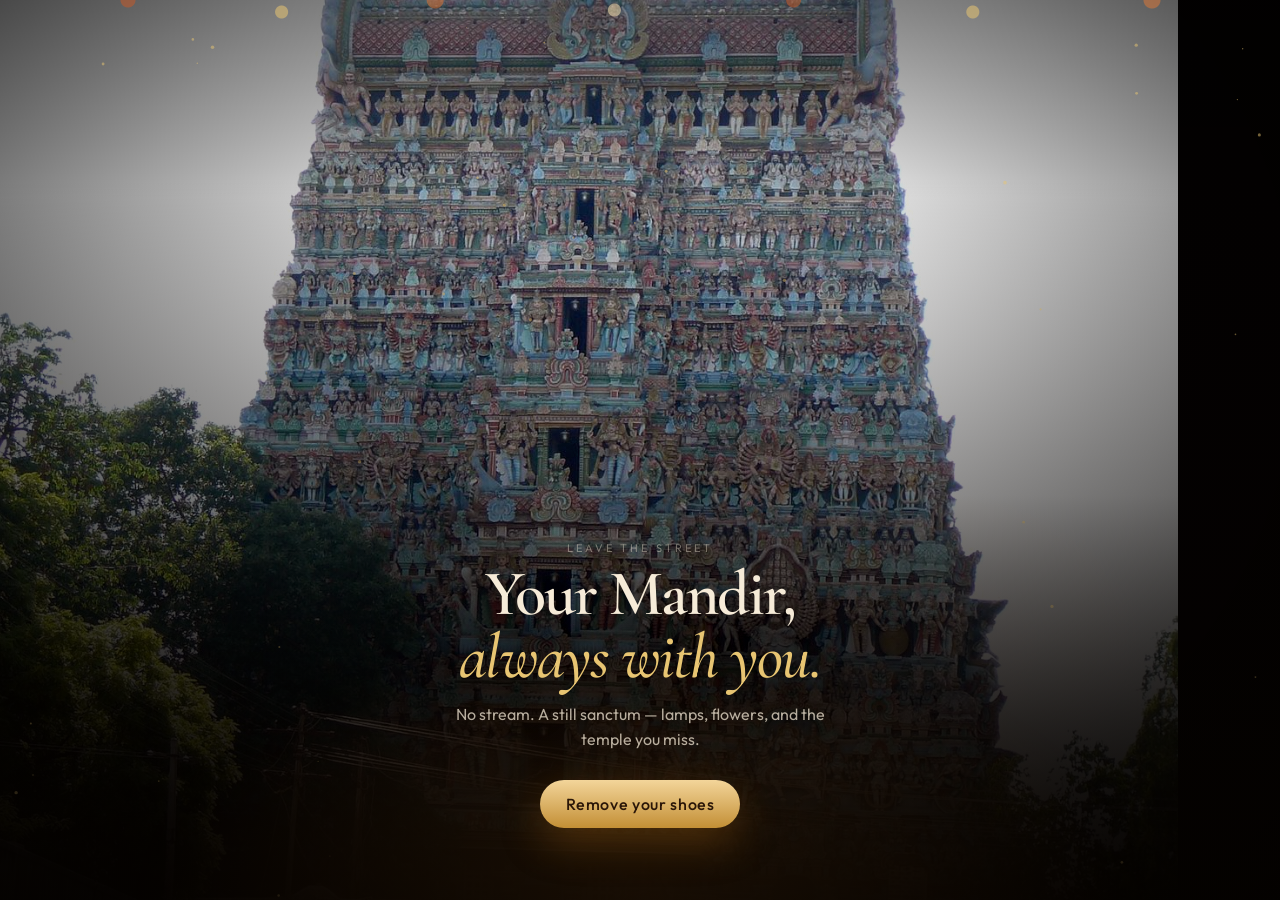
<file: mandir.html>
<!DOCTYPE html>
<html lang="en">
<head>
<meta charset="utf-8">
<meta name="viewport" content="width=device-width, initial-scale=1, viewport-fit=cover">
<title>Mandir — Your Mandir, Always With You</title>
<meta name="description" content="A quiet digital mandir: sit for darshan, offer flowers and a diya, keep a private sankalp. Your temple, always with you.">
<meta name="theme-color" content="#0A0604">
<link rel="canonical" href="https://www.monezy.in/mandir.html">
<link rel="icon" href="data:image/svg+xml,%3Csvg xmlns='http://www.w3.org/2000/svg' viewBox='0 0 64 64'%3E%3Crect fill='%23120806' width='64' height='64' rx='12'/%3E%3Ctext x='32' y='44' text-anchor='middle' font-size='32' fill='%23E4C27A'%3Eॐ%3C/text%3E%3C/svg%3E">
<link rel="preconnect" href="https://fonts.googleapis.com">
<link rel="preconnect" href="https://fonts.gstatic.com" crossorigin>
<link href="https://fonts.googleapis.com/css2?family=Cinzel:wght@500;600&family=Cormorant+Garamond:ital,wght@0,500;0,600;1,500&family=Tiro+Devanagari+Hindi:ital@0;1&family=Outfit:wght@300;400;500;600&display=swap" rel="stylesheet">
<link rel="stylesheet" href="mandir.css">
</head>
<body>
<a class="skip" href="#app">Skip to mandir</a>

<div class="sanctum" aria-hidden="true">
  <img id="sanctumA" class="sanctum-img on" alt="" src="mandir/img/meenakshi.jpg">
  <img id="sanctumB" class="sanctum-img" alt="">
  <div class="vignette"></div>
  <div class="haze"></div>
  <div class="floor-glow"></div>
  <div class="garland"></div>
  <canvas id="dust"></canvas>
  <canvas id="petals"></canvas>
  <div id="diyaLayer" class="diya-layer"></div>
  <div id="bellRipple" class="bell-ripple"></div>
</div>

<div id="splash" class="splash">
  <div class="threshold">
    <p class="kicker">Leave the street</p>
    <h1>Your Mandir,<br><em>always with you.</em></h1>
    <p class="lede splash-lede">No stream. A still sanctum — lamps, flowers, and the temple you miss.</p>
    <button type="button" class="btn gold" id="enterBtn">Remove your shoes</button>
  </div>
</div>

<div id="onboard" class="sheet hidden" role="dialog" aria-labelledby="obTitle">
  <div class="sheet-card onboard">
    <p class="kicker">The courtyard</p>
    <h2 id="obTitle">Which temples do you carry?</h2>
    <p class="lede">Your home sanctum is built from these photographs. Change them whenever you like.</p>
    <div id="obTemples" class="photo-pick"></div>
    <h3 class="subh">Keep a deity by the door</h3>
    <div id="obDeities" class="deity-row"></div>
    <label class="quiet-check">
      <input type="checkbox" id="obNotify" checked>
      Remind me at aarti time
    </label>
    <button type="button" class="btn gold full" id="obGo">Open the doors</button>
  </div>
</div>

<div id="app" class="app hidden">
  <header class="top">
    <div>
      <p class="greet" id="greet">Namaste</p>
      <h1 class="brand" lang="hi">मंदिर</h1>
    </div>
    <button type="button" class="icon-btn" id="notifyBtn" aria-label="Aarti reminders">
      <svg viewBox="0 0 24 24" aria-hidden="true"><path d="M12 3a6 6 0 00-6 6v3.2L4.4 15.8A1 1 0 005.2 17h13.6a1 1 0 00.8-1.2L18 12.2V9a6 6 0 00-6-6zM10 19a2 2 0 004 0"/></svg>
    </button>
  </header>

  <main>
    <section id="view-home" class="view" data-view="home">
      <button type="button" class="enter-sanctum" id="heroEnter">
        <span class="kicker" id="heroLive">The garbhagriha is open</span>
        <strong id="heroName">Darshan</strong>
        <em id="heroMeta">Step inside</em>
        <span class="btn gold inline">Sit for darshan</span>
      </button>

      <div class="streak" id="streakCard">
        <ol class="lamp-week" id="streakDots" aria-label="This week of darshan"></ol>
        <p class="streak-copy" id="streakCopy">Light one lamp today.</p>
      </div>

      <section class="block">
        <div class="block-h">
          <h3>Courtyard</h3>
          <button type="button" class="text-btn" id="editPins">Rearrange</button>
        </div>
        <div class="h-scroll" id="pinTemples"></div>
      </section>

      <section class="block">
        <div class="block-h"><h3>By the door</h3></div>
        <div class="deity-row" id="homeDeities"></div>
      </section>

      <section class="block">
        <div class="block-h"><h3>Today</h3></div>
        <ul class="rituals" id="rituals"></ul>
      </section>

      <section class="block">
        <div class="block-h"><h3>The calendar breathes</h3></div>
        <button type="button" class="fest-card" id="nextFest"></button>
      </section>
    </section>

    <section id="view-darshan" class="view hidden darshan-view" data-view="darshan">
      <div class="plaque">
        <p class="kicker" id="darshanKicker">Darshan</p>
        <h2 id="darshanHi" lang="hi">मंदिर</h2>
        <p id="aartiLine"></p>
      </div>
      <div class="temple-select" id="templeSelect"></div>
      <div class="threshold-bar" role="toolbar" aria-label="Offerings">
        <button type="button" data-offer="flower"><img src="mandir/img/marigold.jpg" alt=""><span>Pushpa</span></button>
        <button type="button" data-offer="diya"><img src="mandir/img/diya.jpg" alt=""><span>Diya</span></button>
        <button type="button" data-offer="pray"><img src="mandir/img/lotus.jpg" alt=""><span>Sankalp</span></button>
        <button type="button" data-offer="bell"><img src="mandir/img/lamps.jpg" alt=""><span>Aarti</span></button>
        <button type="button" id="favTempleBtn" class="pin-only"><span>♡</span><span>Keep</span></button>
      </div>
    </section>

    <section id="view-puja" class="view hidden" data-view="puja">
      <p class="kicker">At the threshold</p>
      <h2 class="view-title">Offer, then be still.</h2>
      <div class="puja-grid">
        <button type="button" class="puja-tile photo" data-ritual="flower" style="background-image:url(mandir/img/marigold.jpg)"><b>Flower shower</b><i>Marigold over the sanctum</i></button>
        <button type="button" class="puja-tile photo" data-ritual="diya" style="background-image:url(mandir/img/diya.jpg)"><b>Light a diya</b><i>A lamp for the house</i></button>
        <button type="button" class="puja-tile photo" data-ritual="bell" style="background-image:url(mandir/img/aarti.jpg)"><b>Aarti bell</b><i>Ring, then wait</i></button>
        <button type="button" class="puja-tile photo" data-ritual="pray" style="background-image:url(mandir/img/lotus.jpg)"><b>Pray / Sankalp</b><i>Only on this device</i></button>
      </div>
      <article class="jaap-card">
        <div class="jaap-head">
          <div>
            <p class="kicker">Jaap</p>
            <h3 id="mantraName">Om Namah Shivaya</h3>
          </div>
          <select id="mantraSel" aria-label="Mantra"></select>
        </div>
        <button type="button" class="mala" id="malaBtn" aria-label="Count one jaap">
          <svg viewBox="0 0 200 200" id="malaSvg"></svg>
          <div class="mala-count">
            <strong id="jaapCount">0</strong>
            <em>/ 108</em>
          </div>
        </button>
        <p class="jaap-day" id="jaapDay">Today: 0</p>
      </article>
    </section>

    <section id="view-seva" class="view hidden" data-view="seva">
      <p class="kicker">Seva</p>
      <h2 class="view-title">Give, then let go.</h2>
      <article class="panel">
        <h3>Dakshina</h3>
        <p class="lede">We never collect. Your amount is noted here; the temple’s own page receives the gift.</p>
        <div class="chip-row" id="donateTemple"></div>
        <div class="amt-row" id="donateAmts"></div>
        <div class="field">
          <label for="donateCustom">Another amount (₹)</label>
          <input id="donateCustom" type="number" min="1" inputmode="numeric" placeholder="251">
        </div>
        <button type="button" class="btn gold full" id="donateGo">Note offering &amp; open official page</button>
        <ul class="history" id="donateHist"></ul>
      </article>
      <article class="panel">
        <h3>Prasad</h3>
        <p class="lede">A request kept on this device, for trusts that post prasad to the door.</p>
        <div class="field"><label for="prasadTemple">Temple</label><select id="prasadTemple"></select></div>
        <div class="field"><label for="prasadItem">Prasad</label><select id="prasadItem"></select></div>
        <div class="field"><label for="prasadName">Name</label><input id="prasadName" autocomplete="name" maxlength="80"></div>
        <div class="field"><label for="prasadAddr">Address</label><textarea id="prasadAddr" rows="3" maxlength="240"></textarea></div>
        <button type="button" class="btn gold full" id="prasadGo">Keep prasad request</button>
        <ul class="history" id="prasadHist"></ul>
      </article>
    </section>

    <section id="view-cal" class="view hidden" data-view="cal">
      <p class="kicker">Utsav</p>
      <h2 class="view-title">The year, unhurried.</h2>
      <p class="lede">Ekadashi, Purnima, and the festivals of temples you keep. Photographs via Wikimedia Commons.</p>
      <ul class="fest-list" id="festList"></ul>
    </section>
  </main>

  <nav class="dock" aria-label="Primary">
    <button type="button" class="on" data-nav="home">Mandir</button>
    <button type="button" data-nav="darshan">Darshan</button>
    <button type="button" data-nav="puja">Puja</button>
    <button type="button" data-nav="seva">Seva</button>
    <button type="button" data-nav="cal">Utsav</button>
  </nav>
</div>

<div id="modal" class="sheet hidden" role="dialog" aria-modal="true">
  <div class="sheet-card" id="modalCard"></div>
</div>
<div id="toast" class="toast" role="status"></div>
<script src="mandir.js"></script>
</body>
</html>
</file>
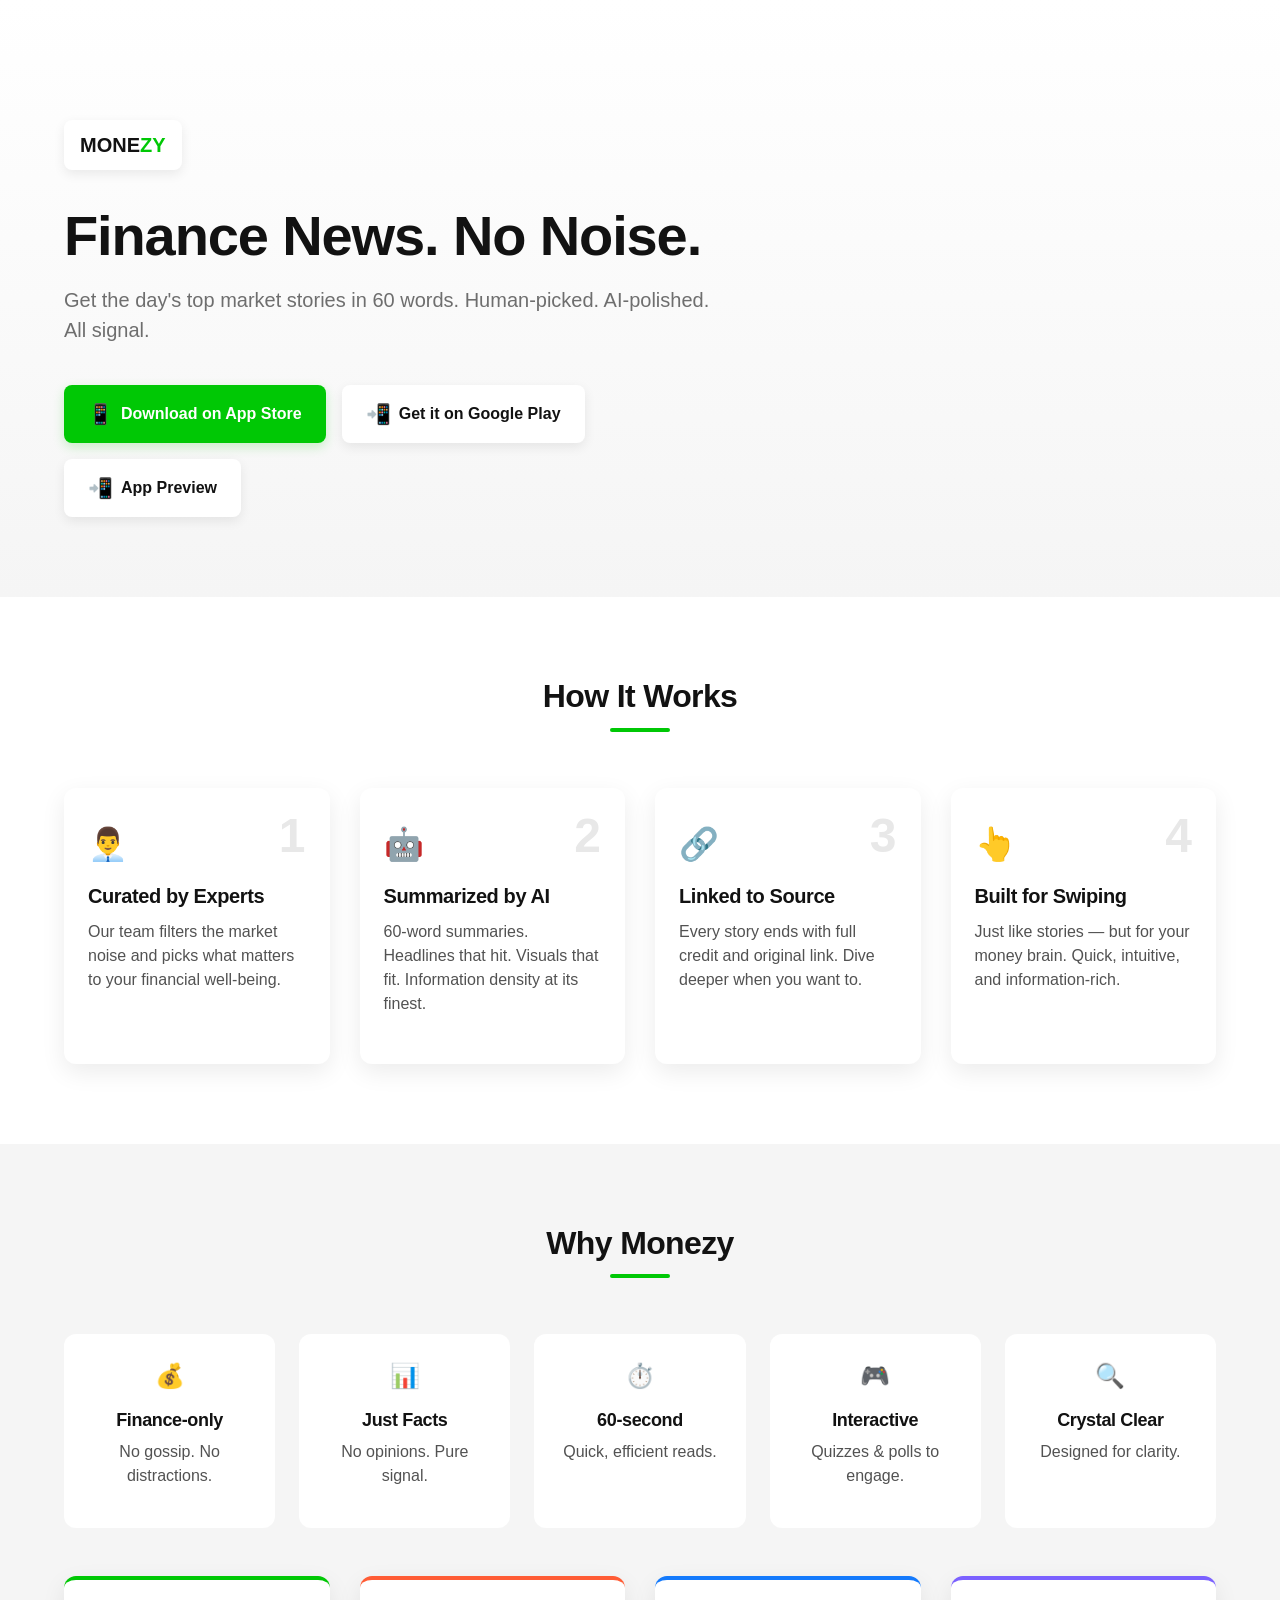
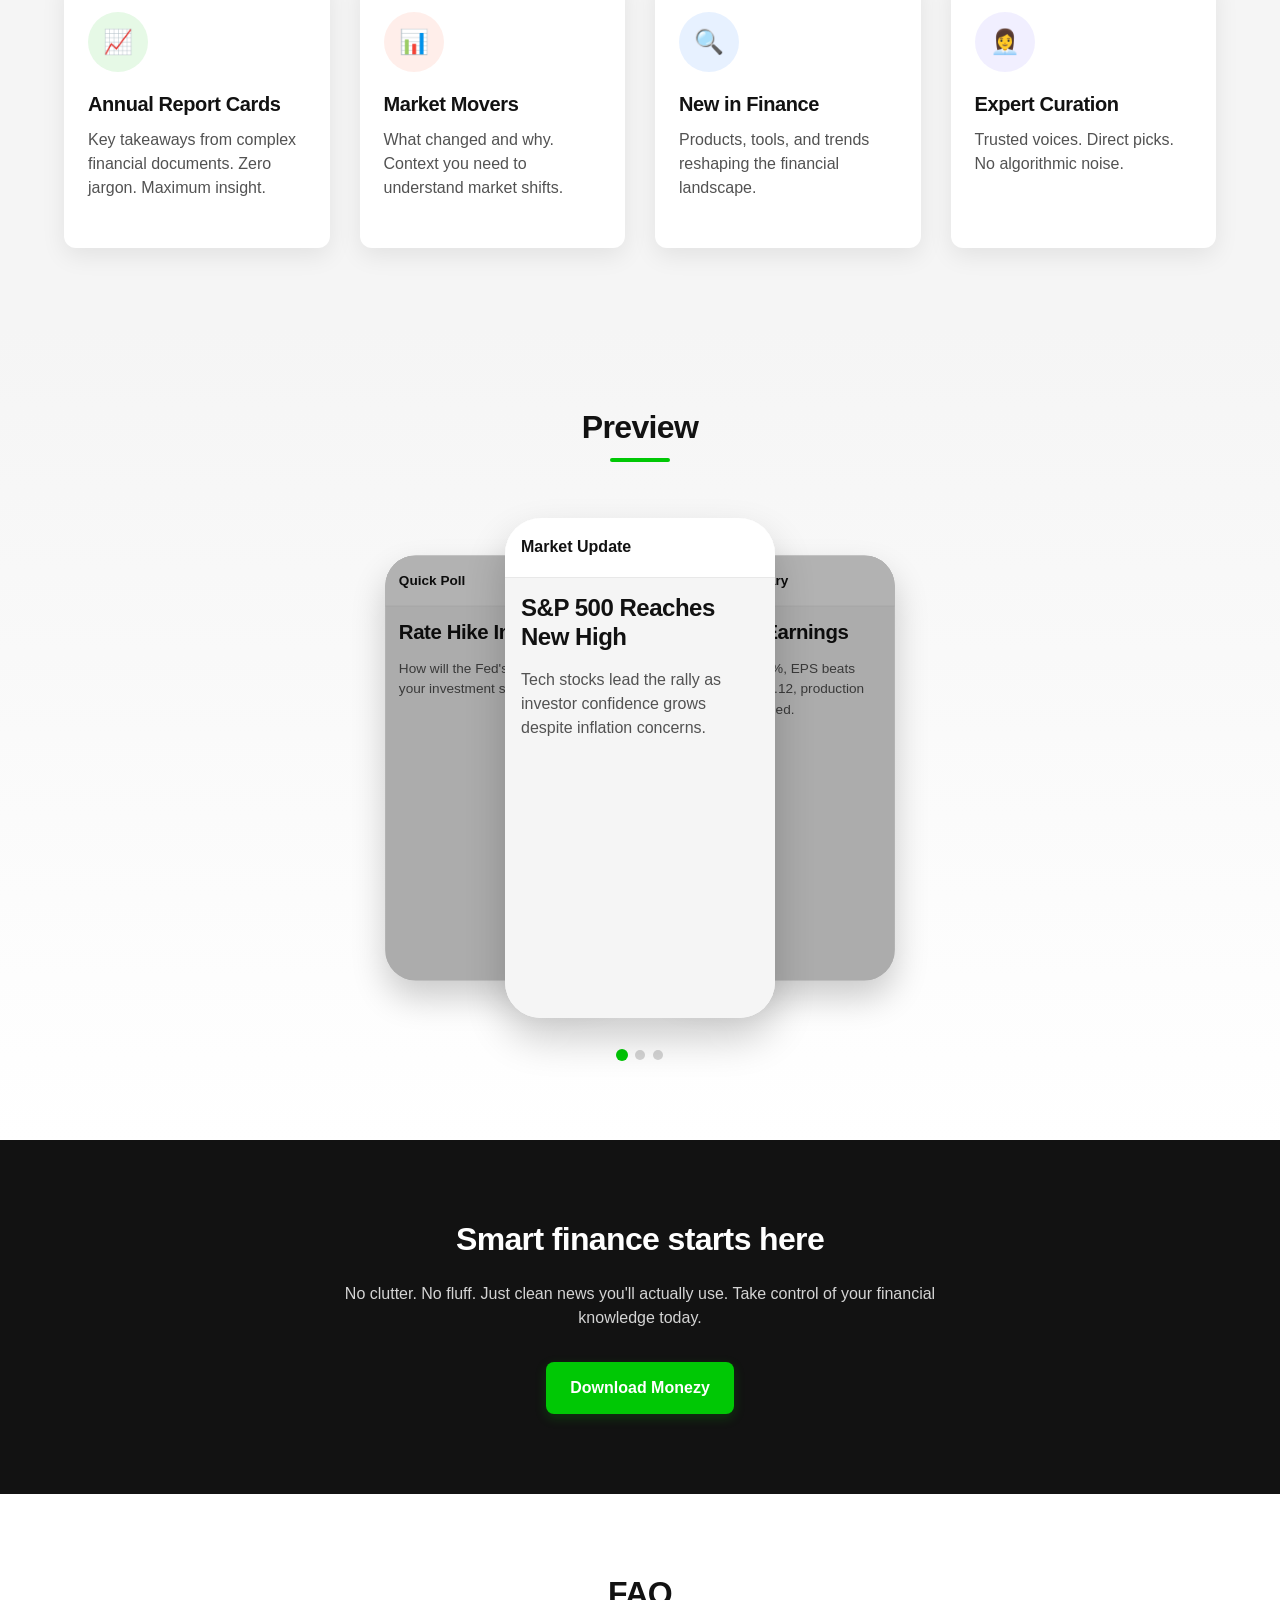
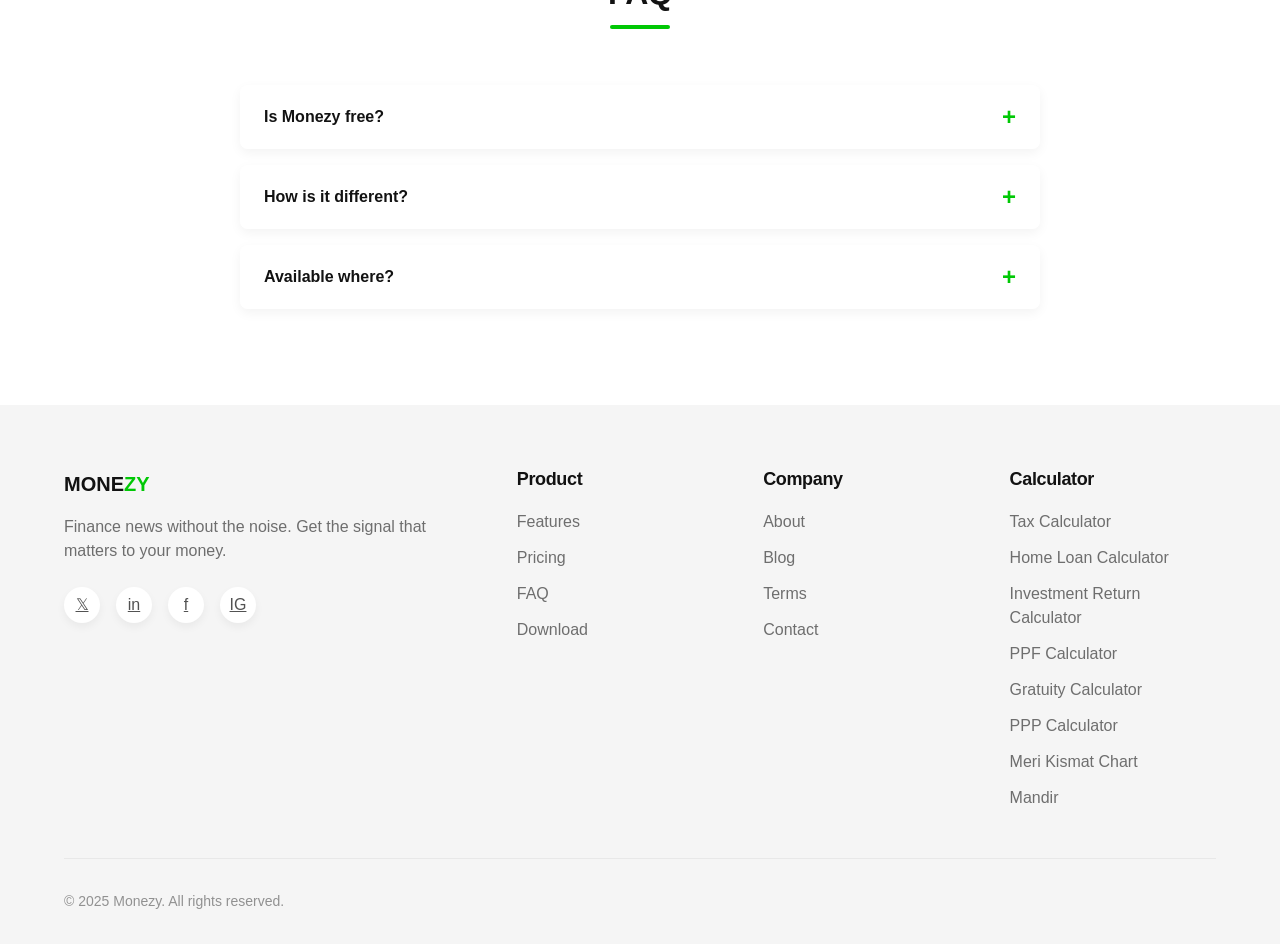
<file: newhome.html>
<!DOCTYPE html>
<html lang="en">
<head>
  <meta charset="UTF-8">
  <meta name="viewport" content="width=device-width, initial-scale=1.0">
  <title>Monezy - Finance News. No Noise.</title>
  <style>
    /* Modern, clean design system */
    :root {
      --primary: #00C805;
      --primary-dark: #00A304;
      --primary-light: #E6F9E6;
      --dark: #121212;
      --gray-900: #292929;
      --gray-800: #3D3D3D;
      --gray-700: #525252;
      --gray-600: #6E6E6E;
      --gray-500: #919191;
      --gray-400: #B3B3B3;
      --gray-300: #D4D4D4;
      --gray-200: #E8E8E8;
      --gray-100: #F5F5F5;
      --white: #FFFFFF;
      --accent: #FF5C35;
      --blue: #147AFC;
      --purple: #7B61FF;
      --yellow: #FFB100;
    }
    
    * {
      margin: 0;
      padding: 0;
      box-sizing: border-box;
      font-family: -apple-system, BlinkMacSystemFont, 'Segoe UI', Roboto, Oxygen, Ubuntu, Cantarell, 'Open Sans', 'Helvetica Neue', sans-serif;
    }
    
    body {
      color: var(--dark);
      background-color: var(--white);
      line-height: 1.5;
      font-size: 16px;
    }
    
    .container {
      width: 100%;
      max-width: 1200px;
      margin: 0 auto;
      padding: 0 24px;
    }
    
    /* Typography */
    h1, h2, h3, h4, h5 {
      font-weight: 700;
      line-height: 1.2;
      letter-spacing: -0.02em;
    }
    
    h1 {
      font-size: 3.5rem;
      margin-bottom: 1rem;
    }
    
    h2 {
      font-size: 2rem;
      margin-bottom: 0.5rem;
    }
    
    h3 {
      font-size: 1.5rem;
      margin-bottom: 1rem;
    }
    
    p {
      margin-bottom: 1rem;
      color: var(--gray-700);
    }
    
    /* Header section */
    header {
      padding: 120px 0 80px;
      background: linear-gradient(180deg, var(--white) 0%, var(--gray-100) 100%);
      position: relative;
      overflow: hidden;
    }
    
    .header-content {
      max-width: 650px;
      position: relative;
      z-index: 2;
    }
    
    .logo {
      display: inline-block;
      font-size: 1.25rem;
      font-weight: 800;
      color: var(--dark);
      background-color: var(--white);
      padding: 10px 16px;
      border-radius: 8px;
      box-shadow: 0 4px 12px rgba(0, 0, 0, 0.08);
      margin-bottom: 2rem;
    }
    
    .logo span {
      color: var(--primary);
    }
    
    .tagline {
      font-size: 1.25rem;
      color: var(--gray-600);
      margin-bottom: 2.5rem;
    }
    
    .button-group {
      display: flex;
      gap: 16px;
      flex-wrap: wrap;
    }
    
    .button {
      display: inline-flex;
      align-items: center;
      justify-content: center;
      padding: 14px 24px;
      background-color: var(--primary);
      color: var(--white);
      border-radius: 8px;
      font-weight: 600;
      text-decoration: none;
      transition: all 0.2s ease;
      box-shadow: 0 4px 12px rgba(0, 200, 5, 0.2);
    }
    
    .button:hover {
      background-color: var(--primary-dark);
      transform: translateY(-2px);
      box-shadow: 0 6px 16px rgba(0, 200, 5, 0.3);
    }
    
    .button.secondary {
      background-color: var(--white);
      color: var(--dark);
      box-shadow: 0 4px 12px rgba(0, 0, 0, 0.08);
    }
    
    .button.secondary:hover {
      box-shadow: 0 6px 16px rgba(0, 0, 0, 0.12);
    }
    
    .button-icon {
      margin-right: 8px;
      font-size: 1.25rem;
    }
    
    .header-image {
      position: absolute;
      right: -5%;
      top: 50%;
      transform: translateY(-50%);
      width: 45%;
      max-width: 500px;
      z-index: 1;
    }
    
    /* Section styling */
    section {
      padding: 80px 0;
    }
    
    .section-header {
      text-align: center;
      margin-bottom: 48px;
    }
    
    .section-title {
      position: relative;
      display: inline-block;
      padding-bottom: 16px;
    }
    
    .section-title::after {
      content: '';
      position: absolute;
      left: 50%;
      bottom: 0;
      transform: translateX(-50%);
      width: 60px;
      height: 4px;
      background-color: var(--primary);
      border-radius: 2px;
    }
    
    /* How it works */
    .steps {
      display: grid;
      grid-template-columns: repeat(auto-fit, minmax(250px, 1fr));
      gap: 30px;
    }
    
    .step-card {
      background-color: var(--white);
      border-radius: 12px;
      padding: 32px 24px;
      box-shadow: 0 8px 24px rgba(0, 0, 0, 0.08);
      transition: all 0.3s ease;
      position: relative;
    }
    
    .step-card:hover {
      transform: translateY(-8px);
      box-shadow: 0 12px 32px rgba(0, 0, 0, 0.12);
    }
    
    .step-number {
      position: absolute;
      top: 24px;
      right: 24px;
      font-size: 3rem;
      font-weight: 800;
      color: var(--gray-200);
      line-height: 1;
    }
    
    .step-icon {
      font-size: 2rem;
      color: var(--primary);
      margin-bottom: 16px;
    }
    
    .step-title {
      font-size: 1.25rem;
      margin-bottom: 12px;
    }
    
    /* Features section */
    .features {
      background-color: var(--gray-100);
    }
    
    .features-grid {
      display: grid;
      grid-template-columns: repeat(auto-fit, minmax(180px, 1fr));
      gap: 24px;
    }
    
    .feature-card {
      background-color: var(--white);
      border-radius: 12px;
      padding: 24px;
      text-align: center;
      transition: all 0.3s ease;
    }
    
    .feature-card:hover {
      transform: translateY(-4px);
      box-shadow: 0 8px 24px rgba(0, 0, 0, 0.08);
    }
    
    .feature-icon {
      font-size: 1.5rem;
      margin-bottom: 16px;
    }
    
    .feature-title {
      font-size: 1.125rem;
      margin-bottom: 8px;
    }
    
    /* Special features */
    .special-features-grid {
      display: grid;
      grid-template-columns: repeat(auto-fit, minmax(250px, 1fr));
      gap: 30px;
      margin-top: 48px;
    }
    
    .special-feature-card {
      background-color: var(--white);
      border-radius: 12px;
      padding: 32px 24px;
      box-shadow: 0 8px 24px rgba(0, 0, 0, 0.08);
      transition: all 0.3s ease;
      border-top: 4px solid var(--primary);
    }
    
    .special-feature-card:nth-child(2) {
      border-top-color: var(--accent);
    }
    
    .special-feature-card:nth-child(3) {
      border-top-color: var(--blue);
    }
    
    .special-feature-card:nth-child(4) {
      border-top-color: var(--purple);
    }
    
    .special-feature-card:hover {
      transform: translateY(-8px);
      box-shadow: 0 12px 32px rgba(0, 0, 0, 0.12);
    }
    
    .special-feature-icon {
      display: inline-flex;
      align-items: center;
      justify-content: center;
      width: 60px;
      height: 60px;
      border-radius: 50%;
      background-color: var(--primary-light);
      color: var(--primary);
      font-size: 1.5rem;
      margin-bottom: 20px;
    }
    
    .special-feature-card:nth-child(2) .special-feature-icon {
      background-color: rgba(255, 92, 53, 0.1);
      color: var(--accent);
    }
    
    .special-feature-card:nth-child(3) .special-feature-icon {
      background-color: rgba(20, 122, 252, 0.1);
      color: var(--blue);
    }
    
    .special-feature-card:nth-child(4) .special-feature-icon {
      background-color: rgba(123, 97, 255, 0.1);
      color: var(--purple);
    }
    
    .special-feature-title {
      font-size: 1.25rem;
      margin-bottom: 12px;
    }
    
    /* Preview section */
    .preview {
      background: linear-gradient(180deg, var(--gray-100) 0%, var(--white) 100%);
      text-align: center;
    }
    
    .preview-container {
      position: relative;
      height: 500px;
      margin: 0 auto;
      max-width: 900px;
    }
    
    .preview-phone {
      width: 270px;
      height: 500px;
      background-color: var(--white);
      border-radius: 36px;
      box-shadow: 0 20px 40px rgba(0, 0, 0, 0.2);
      position: absolute;
      overflow: hidden;
      transition: all 0.5s ease;
    }
    
    .phone-1 {
      left: 50%;
      transform: translateX(-50%);
      z-index: 3;
    }
    
    .phone-2 {
      left: calc(50% - 140px);
      transform: translateX(-50%) scale(0.85);
      filter: brightness(0.7);
      z-index: 2;
    }
    
    .phone-3 {
      left: calc(50% + 140px);
      transform: translateX(-50%) scale(0.85);
      filter: brightness(0.7);
      z-index: 2;
    }
    
    .phone-screen {
      width: 100%;
      height: 100%;
      background-color: var(--gray-100);
      display: flex;
      flex-direction: column;
    }
    
    .phone-header {
      height: 60px;
      background-color: var(--white);
      border-bottom: 1px solid var(--gray-200);
      display: flex;
      align-items: center;
      padding: 0 16px;
    }
    
    .phone-content {
      flex: 1;
      padding: 16px;
      text-align: left;
    }
    
    .preview-dots {
      display: flex;
      justify-content: center;
      gap: 8px;
      margin-top: 32px;
    }
    
    .preview-dot {
      width: 10px;
      height: 10px;
      border-radius: 50%;
      background-color: var(--gray-300);
      transition: all 0.3s ease;
    }
    
    .preview-dot.active {
      background-color: var(--primary);
      transform: scale(1.2);
    }
    
    /* CTA section */
    .cta {
      background-color: var(--dark);
      color: var(--white);
      text-align: center;
    }
    
    .cta-content {
      max-width: 600px;
      margin: 0 auto;
    }
    
    .cta h3 {
      color: var(--white);
      font-size: 2rem;
      margin-bottom: 24px;
    }
    
    .cta p {
      color: var(--gray-300);
      margin-bottom: 32px;
    }
    
    /* FAQ section */
    .faq-list {
      max-width: 800px;
      margin: 0 auto;
    }
    
    .faq-item {
      margin-bottom: 16px;
      border-radius: 8px;
      overflow: hidden;
      box-shadow: 0 4px 12px rgba(0, 0, 0, 0.05);
    }
    
    .faq-question {
      background-color: var(--white);
      padding: 20px 24px;
      font-weight: 600;
      cursor: pointer;
      position: relative;
    }
    
    .faq-question::after {
      content: '+';
      position: absolute;
      right: 24px;
      top: 50%;
      transform: translateY(-50%);
      font-size: 1.5rem;
      color: var(--primary);
    }
    
    .faq-answer {
      background-color: var(--gray-100);
      padding: 0 24px;
      max-height: 0;
      overflow: hidden;
      transition: all 0.3s ease;
    }
    
    .faq-item.active .faq-answer {
      padding: 20px 24px;
      max-height: 200px;
    }
    
    .faq-item.active .faq-question::after {
      content: '−';
    }
    
    /* Footer */
    footer {
      background-color: var(--gray-100);
      padding: 64px 0 32px;
    }
    
    .footer-grid {
      display: grid;
      grid-template-columns: 2fr 1fr 1fr 1fr;
      gap: 40px;
      margin-bottom: 48px;
    }
    
    .footer-logo {
      font-size: 1.25rem;
      font-weight: 800;
      margin-bottom: 16px;
      display: inline-block;
    }
    
    .footer-logo span {
      color: var(--primary);
    }
    
    .footer-description {
      color: var(--gray-600);
      margin-bottom: 24px;
    }
    
    .footer-social {
      display: flex;
      gap: 16px;
    }
    
    .social-link {
      display: flex;
      align-items: center;
      justify-content: center;
      width: 36px;
      height: 36px;
      border-radius: 50%;
      background-color: var(--white);
      color: var(--gray-700);
      transition: all 0.3s ease;
      box-shadow: 0 4px 8px rgba(0, 0, 0, 0.05);
    }
    
    .social-link:hover {
      background-color: var(--primary);
      color: var(--white);
      transform: translateY(-3px);
    }
    
    .footer-heading {
      font-size: 1.125rem;
      margin-bottom: 20px;
      color: var(--dark);
    }
    
    .footer-links {
      display: flex;
      flex-direction: column;
      gap: 12px;
    }
    
    .footer-link {
      color: var(--gray-600);
      text-decoration: none;
      transition: all 0.2s ease;
    }
    
    .footer-link:hover {
      color: var(--primary);
    }
    
    .footer-bottom {
      padding-top: 32px;
      border-top: 1px solid var(--gray-200);
      display: flex;
      justify-content: space-between;
      align-items: center;
    }
    
    .copyright {
      color: var(--gray-500);
      font-size: 0.875rem;
    }
    
    .footer-bottom-links {
      display: flex;
      gap: 24px;
    }
    
    .footer-bottom-link {
      color: var(--gray-500);
      text-decoration: none;
      font-size: 0.875rem;
      transition: all 0.2s ease;
    }
    
    .footer-bottom-link:hover {
      color: var(--primary);
    }
    
    /* Responsive design */
    @media (max-width: 1024px) {
      h1 {
        font-size: 3rem;
      }
      
      .header-image {
        width: 40%;
      }
      
      .footer-grid {
        grid-template-columns: 1fr 1fr;
      }
    }
    
    @media (max-width: 768px) {
      h1 {
        font-size: 2.5rem;
      }
      
      header {
        padding: 80px 0 60px;
        text-align: center;
      }
      
      .header-content {
        max-width: 100%;
      }
      
      .header-image {
        display: none;
      }
      
      .button-group {
        justify-content: center;
      }
      
      section {
        padding: 60px 0;
      }
      
      .preview-container {
        height: 400px;
      }
      
      .preview-phone {
        width: 220px;
        height: 400px;
      }
      
      .phone-2, .phone-3 {
        display: none;
      }
      
      .footer-grid {
        grid-template-columns: 1fr;
        gap: 40px;
      }
      
      .footer-bottom {
        flex-direction: column;
        gap: 16px;
        text-align: center;
      }
    }
    
    @media (max-width: 480px) {
      h1 {
        font-size: 2rem;
      }
      
      .button-group {
        flex-direction: column;
        width: 100%;
      }
      
      .button {
        width: 100%;
      }
      
      .steps, .features-grid, .special-features-grid {
        grid-template-columns: 1fr;
      }
      
      .footer-bottom-links {
        flex-wrap: wrap;
        justify-content: center;
      }
    }
  </style>
</head>
<body>
  <header>
    <div class="container">
      <div class="header-content">
        <div class="logo">MONE<span>ZY</span></div>
        <h1>Finance News. No Noise.</h1>
        <p class="tagline">Get the day's top market stories in 60 words. Human-picked. AI-polished. All signal.</p>
        <div class="button-group">
          <a href="#" class="button">
            <span class="button-icon">📱</span>
            Download on App Store
          </a>
          <a href="#" class="button secondary">
            <span class="button-icon">📲</span>
            Get it on Google Play
          </a>
          <a href="preview.html" class="button secondary">
            <span class="button-icon">📲</span>
            App Preview
          </a> 
        </div>
      </div>
   </div>
  </header>

  <section id="how-it-works">
    <div class="container">
      <div class="section-header">
        <h2 class="section-title">How It Works</h2>
      </div>
      <div class="steps">
        <div class="step-card">
          <div class="step-number">1</div>
          <div class="step-icon">👨‍💼</div>
          <h3 class="step-title">Curated by Experts</h3>
          <p>Our team filters the market noise and picks what matters to your financial well-being.</p>
        </div>
        <div class="step-card">
          <div class="step-number">2</div>
          <div class="step-icon">🤖</div>
          <h3 class="step-title">Summarized by AI</h3>
          <p>60-word summaries. Headlines that hit. Visuals that fit. Information density at its finest.</p>
        </div>
        <div class="step-card">
          <div class="step-number">3</div>
          <div class="step-icon">🔗</div>
          <h3 class="step-title">Linked to Source</h3>
          <p>Every story ends with full credit and original link. Dive deeper when you want to.</p>
        </div>
        <div class="step-card">
          <div class="step-number">4</div>
          <div class="step-icon">👆</div>
          <h3 class="step-title">Built for Swiping</h3>
          <p>Just like stories — but for your money brain. Quick, intuitive, and information-rich.</p>
        </div>
      </div>
    </div>
  </section>

  <section id="features" class="features">
    <div class="container">
      <div class="section-header">
        <h2 class="section-title">Why Monezy</h2>
      </div>
      <div class="features-grid">
        <div class="feature-card">
          <div class="feature-icon">💰</div>
          <h3 class="feature-title">Finance-only</h3>
          <p>No gossip. No distractions.</p>
        </div>
        <div class="feature-card">
          <div class="feature-icon">📊</div>
          <h3 class="feature-title">Just Facts</h3>
          <p>No opinions. Pure signal.</p>
        </div>
        <div class="feature-card">
          <div class="feature-icon">⏱️</div>
          <h3 class="feature-title">60-second</h3>
          <p>Quick, efficient reads.</p>
        </div>
        <div class="feature-card">
          <div class="feature-icon">🎮</div>
          <h3 class="feature-title">Interactive</h3>
          <p>Quizzes & polls to engage.</p>
        </div>
        <div class="feature-card">
          <div class="feature-icon">🔍</div>
          <h3 class="feature-title">Crystal Clear</h3>
          <p>Designed for clarity.</p>
        </div>
      </div>
      
      <div class="special-features-grid">
        <div class="special-feature-card">
          <div class="special-feature-icon">📈</div>
          <h3 class="special-feature-title">Annual Report Cards</h3>
          <p>Key takeaways from complex financial documents. Zero jargon. Maximum insight.</p>
        </div>
        <div class="special-feature-card">
          <div class="special-feature-icon">📊</div>
          <h3 class="special-feature-title">Market Movers</h3>
          <p>What changed and why. Context you need to understand market shifts.</p>
        </div>
        <div class="special-feature-card">
          <div class="special-feature-icon">🔍</div>
          <h3 class="special-feature-title">New in Finance</h3>
          <p>Products, tools, and trends reshaping the financial landscape.</p>
        </div>
        <div class="special-feature-card">
          <div class="special-feature-icon">👩‍💼</div>
          <h3 class="special-feature-title">Expert Curation</h3>
          <p>Trusted voices. Direct picks. No algorithmic noise.</p>
        </div>
      </div>
    </div>
  </section>

  <section id="preview" class="preview">
    <div class="container">
      <div class="section-header">
        <h2 class="section-title">Preview</h2>
      </div>
      <div class="preview-container">
        <div class="preview-phone phone-1">
          <div class="phone-screen">
            <div class="phone-header">
              <strong>Market Update</strong>
            </div>
            <div class="phone-content">
              <h3>S&P 500 Reaches New High</h3>
              <p>Tech stocks lead the rally as investor confidence grows despite inflation concerns.</p>
            </div>
          </div>
        </div>
        <div class="preview-phone phone-2">
          <div class="phone-screen">
            <div class="phone-header">
              <strong>Quick Poll</strong>
            </div>
            <div class="phone-content">
              <h3>Rate Hike Impact</h3>
              <p>How will the Fed's decision affect your investment strategy?</p>
            </div>
          </div>
        </div>
        <div class="preview-phone phone-3">
          <div class="phone-screen">
            <div class="phone-header">
              <strong>Report Summary</strong>
            </div>
            <div class="phone-content">
              <h3>Tesla Q1 Earnings</h3>
              <p>Revenue up 24%, EPS beats estimates by $0.12, production targets maintained.</p>
            </div>
          </div>
        </div>
      </div>
      <div class="preview-dots">
        <div class="preview-dot active"></div>
        <div class="preview-dot"></div>
        <div class="preview-dot"></div>
      </div>
    </div>
  </section>

  <section class="cta">
    <div class="container">
      <div class="cta-content">
        <h3>Smart finance starts here</h3>
        <p>No clutter. No fluff. Just clean news you'll actually use. Take control of your financial knowledge today.</p>
        <a href="#" class="button">Download Monezy</a>
      </div>
    </div>
  </section>

  <section id="faq">
    <div class="container">
      <div class="section-header">
        <h2 class="section-title">FAQ</h2>
      </div>
      <div class="faq-list">
        <div class="faq-item">
          <div class="faq-question">Is Monezy free?</div>
          <div class="faq-answer">
            <p>Yes. No ads. No paywalls (for now).</p>
          </div>
        </div>
        <div class="faq-item">
          <div class="faq-question">How is it different?</div>
          <div class="faq-answer">
            <p>It's only finance. Curated by people. Summarized by AI. No distractions.</p>
          </div>
        </div>
        <div class="faq-item">
          <div class="faq-question">Available where?</div>
          <div class="faq-answer">
            <p>iOS and Android. Desktop version coming soon.</p>
          </div>
        </div>
      </div>
    </div>
  </section>

  <footer>
    <div class="container">
      <div class="footer-grid">
        <div>
          <div class="footer-logo">MONE<span>ZY</span></div>
          <p class="footer-description">Finance news without the noise. Get the signal that matters to your money.</p>
          <div class="footer-social">
            <a href="#" class="social-link">𝕏</a>
            <a href="#" class="social-link">in</a>
            <a href="#" class="social-link">f</a>
            <a href="#" class="social-link">IG</a>
          </div>
        </div>
        <div>
          <h4 class="footer-heading">Product</h4>
          <div class="footer-links">
            <a href="#" class="footer-link">Features</a>
            <a href="#" class="footer-link">Pricing</a>
            <a href="#" class="footer-link">FAQ</a>
            <a href="#" class="footer-link">Download</a>
          </div>
        </div>
        <div>
          <h4 class="footer-heading">Company</h4>
          <div class="footer-links">
            <a href="#" class="footer-link">About</a>
            <a href="#" class="footer-link">Blog</a>
            <a href="#" class="footer-link">Terms</a>
            <a href="#" class="footer-link">Contact</a>
          </div>
        </div>
        <div>
          <h4 class="footer-heading">Calculator</h4>
          <div class="footer-links">
            <a href="taxcalculator.html" class="footer-link">Tax Calculator</a>
            <a href="home-loan-calculator.html" class="footer-link">Home Loan Calculator</a>
            <a href="real-return-calculator.html" class="footer-link">Investment Return Calculator</a>
            <a href="ppf-calculator.html" class="footer-link">PPF Calculator</a>
            <a href="gratuity-calculator.html" class="footer-link">Gratuity Calculator</a>
            <a href="ppp-calculator.html" class="footer-link">PPP Calculator</a>
            <a href="meri-kismat.html" class="footer-link">Meri Kismat Chart</a>
            <a href="mandir.html" class="footer-link">Mandir</a>
            
           
          </div>
        </div>
      </div>
      <div class="footer-bottom">
        <div class="copyright">© 2025 Monezy. All rights reserved.</div>
        <div class="
</file>
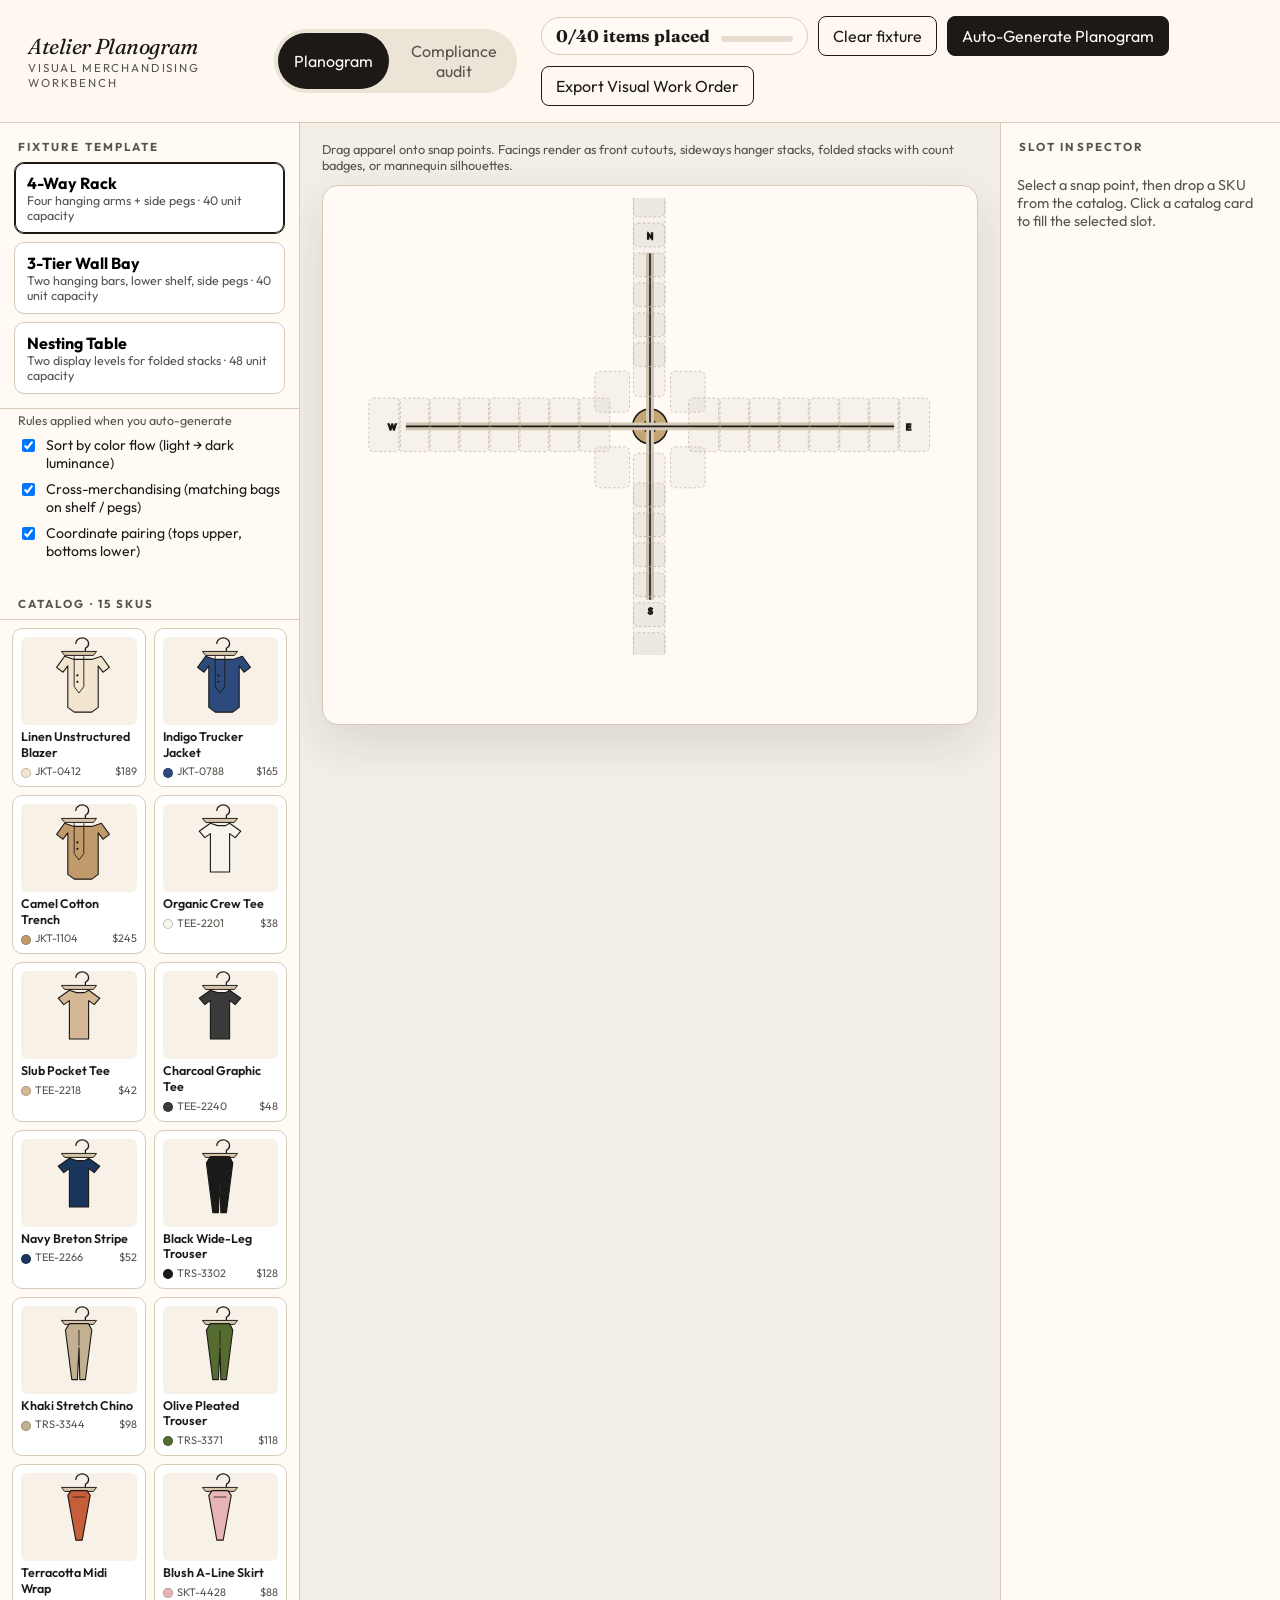
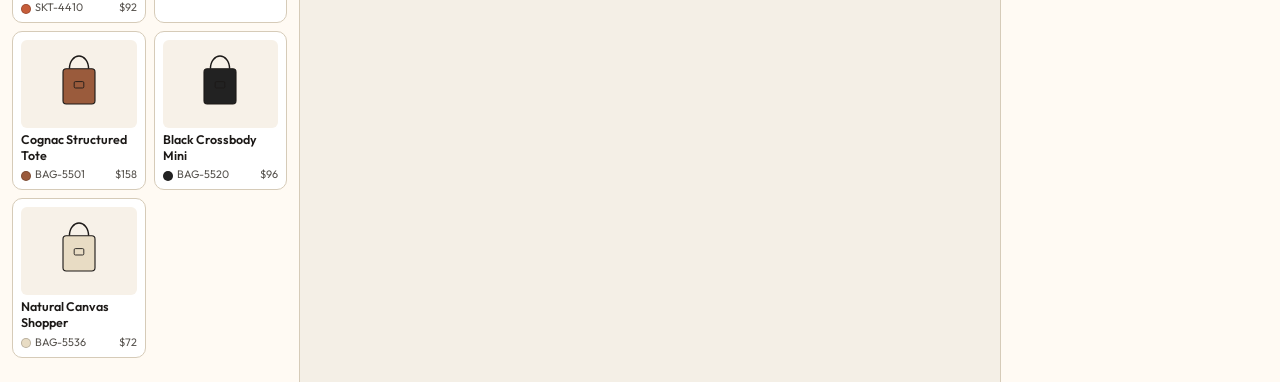
<file: planogram.html>
<!DOCTYPE html>
<html lang="en">
<head>
  <meta charset="UTF-8" />
  <meta name="viewport" content="width=device-width, initial-scale=1.0" />
  <title>Atelier Planogram — Visual Merchandising</title>
  <link rel="preconnect" href="https://fonts.googleapis.com" />
  <link rel="preconnect" href="https://fonts.gstatic.com" crossorigin />
  <link href="https://fonts.googleapis.com/css2?family=Fraunces:ital,opsz,wght@0,9..144,500;1,9..144,500&family=Outfit:wght@400;500;600&display=swap" rel="stylesheet" />
  <link rel="stylesheet" href="planogram/css/app.css" />
</head>
<body>
  <header class="app-header">
    <div class="brand">
      <em>Atelier Planogram</em>
      <span>Visual merchandising workbench</span>
    </div>
    <nav class="tabs" aria-label="Primary">
      <button type="button" id="tab-workspace" class="active">Planogram</button>
      <button type="button" id="tab-audit">Compliance audit</button>
    </nav>
    <div class="header-actions">
      <div class="capacity" title="Units placed versus fixture capacity">
        <strong id="cap-label">0/40 items placed</strong>
        <span class="bar"><i id="cap-bar"></i></span>
      </div>
      <button type="button" class="btn ghost" id="btn-clear">Clear fixture</button>
      <button type="button" class="btn" id="btn-auto">Auto-Generate Planogram</button>
      <button type="button" class="btn ghost" id="btn-export">Export Visual Work Order</button>
    </div>
  </header>

  <section id="workspace" class="workspace visible">
    <aside class="rail">
      <h2>Fixture template</h2>
      <div id="fixture-picks" class="fixture-picks"></div>
      <div class="rules">
        <p>Rules applied when you auto-generate</p>
        <label><input type="checkbox" id="rule-color" checked /> Sort by color flow (light → dark luminance)</label>
        <label><input type="checkbox" id="rule-cross" checked /> Cross-merchandising (matching bags on shelf / pegs)</label>
        <label><input type="checkbox" id="rule-pair" checked /> Coordinate pairing (tops upper, bottoms lower)</label>
      </div>
      <h2>Catalog · 15 SKUs</h2>
      <div id="catalog" class="catalog"></div>
    </aside>
    <div class="stage">
      <p class="hint">Drag apparel onto snap points. Facings render as front cutouts, sideways hanger stacks, folded stacks with count badges, or mannequin silhouettes.</p>
      <div class="canvas-wrap">
        <svg id="fixture-svg" xmlns="http://www.w3.org/2000/svg" role="img" aria-label="Fixture planogram canvas"></svg>
      </div>
    </div>
    <aside class="inspector">
      <h2>Slot inspector</h2>
      <div id="inspector-panel" class="panel"></div>
    </aside>
  </section>

  <section id="audit" class="audit">
    <div class="audit-grid">
      <article class="audit-card">
        <h3>Store display photo</h3>
        <div class="photo-drop">
          <p id="photo-hint" class="hint">Upload a mock floor photo to compare against the target planogram.</p>
          <img id="photo-preview" alt="Uploaded store display" style="display:none" />
          <input id="photo-input" type="file" accept="image/*" />
        </div>
      </article>
      <article class="audit-card">
        <h3>Target planogram</h3>
        <svg id="audit-svg" xmlns="http://www.w3.org/2000/svg" role="img" aria-label="Target planogram"></svg>
      </article>
    </div>
    <aside class="checklist">
      <p class="hint">Mark each placed SKU Pass or Fail. Score uses marked items only.</p>
      <p class="score" id="audit-score">0%</p>
      <p class="hint" id="audit-score-meta">No SKUs scored yet</p>
      <div id="audit-list"></div>
    </aside>
  </section>

  <div id="print-root"></div>

  <script src="planogram/js/catalog.js"></script>
  <script src="planogram/js/fixtures.js"></script>
  <script src="planogram/js/algorithm.js"></script>
  <script src="planogram/js/app.js"></script>
</body>
</html>
</file>
<file: mandir.css>
:root{
  --void:#070403;
  --ink:#F6EBD8;
  --ink-2:rgba(246,235,216,.72);
  --ink-3:rgba(246,235,216,.42);
  --gold:#E8C572;
  --gold-2:#B8862F;
  --saffron:#D9783A;
  --line:rgba(232,197,114,.22);
  --glass:rgba(8,4,2,.42);
  --serif:"Cormorant Garamond",Georgia,serif;
  --display:"Cinzel",var(--serif);
  --hi:"Tiro Devanagari Hindi",serif;
  --sans:"Outfit",system-ui,sans-serif;
  --ease:cubic-bezier(.22,1,.36,1);
  --dock:calc(78px + env(safe-area-inset-bottom));
}
*{box-sizing:border-box}
html,body{margin:0;min-height:100%;background:#050201;color:var(--ink);font-family:var(--sans)}
body{-webkit-font-smoothing:antialiased;overflow-x:hidden}
button,input,select,textarea{font:inherit;color:inherit}
button{background:none;border:0;cursor:pointer}
a{color:var(--gold)}
img{max-width:100%;display:block}
:focus-visible{outline:2px solid var(--gold);outline-offset:3px}
.skip{position:absolute;left:-999px}
.skip:focus{left:8px;z-index:80;padding:8px 12px;background:var(--gold);color:#2A1608}
.hidden{display:none !important}

.sanctum{position:fixed;inset:0;z-index:0;overflow:hidden;background:#050201}
.sanctum-img{
  position:absolute;inset:-8%;width:116%;height:116%;object-fit:cover;
  opacity:0;transition:opacity 1.4s var(--ease);
  filter:saturate(1.08) contrast(1.05);
  animation:ken 32s var(--ease) infinite alternate;
}
.sanctum-img.on{opacity:1}
@keyframes ken{
  from{transform:scale(1) translate3d(0,0,0)}
  to{transform:scale(1.12) translate3d(-2%,1%,0)}
}
.vignette{
  position:absolute;inset:0;pointer-events:none;
  background:
    radial-gradient(ellipse at 50% 38%, transparent 20%, rgba(0,0,0,.35) 58%, rgba(0,0,0,.78) 100%),
    linear-gradient(180deg, rgba(0,0,0,.28) 0%, transparent 22%, transparent 55%, rgba(5,2,0,.88) 100%);
}
.haze{
  position:absolute;inset:0;pointer-events:none;opacity:.35;mix-blend-mode:soft-light;
  background:radial-gradient(60% 40% at 50% 70%, rgba(232,140,60,.35), transparent 70%);
}
.floor-glow{
  position:absolute;left:10%;right:10%;bottom:-8%;height:38%;
  background:radial-gradient(ellipse at 50% 80%, rgba(232,140,40,.38), transparent 68%);
  filter:blur(18px);pointer-events:none;
}
.garland{
  position:absolute;left:0;right:0;top:0;height:90px;pointer-events:none;opacity:.55;
  background:radial-gradient(circle at 10% 0, #c45a2a 0 7px, transparent 8px),
             radial-gradient(circle at 22% 12px, #e8c572 0 6px, transparent 7px),
             radial-gradient(circle at 34% 0, #d9783a 0 8px, transparent 9px),
             radial-gradient(circle at 48% 10px, #f3e0b0 0 6px, transparent 7px),
             radial-gradient(circle at 62% 0, #c45a2a 0 7px, transparent 8px),
             radial-gradient(circle at 76% 12px, #e8c572 0 6px, transparent 7px),
             radial-gradient(circle at 90% 0, #d9783a 0 8px, transparent 9px);
  filter:blur(.3px);
}
#dust,#petals{position:absolute;inset:0;width:100%;height:100%;pointer-events:none}
.diya-layer{
  position:absolute;left:0;right:0;bottom:14%;display:flex;justify-content:center;gap:22px;
  pointer-events:none;z-index:2;
}
.vdiya{width:34px;height:58px;position:relative}
.vdiya::before{
  content:"";position:absolute;bottom:0;left:50%;transform:translateX(-50%);
  width:26px;height:12px;border-radius:0 0 14px 14px;
  background:linear-gradient(#7a4318,#3a1c08);border:1px solid var(--gold-2);
}
.vdiya .flame{
  position:absolute;left:50%;bottom:12px;width:12px;height:26px;margin-left:-6px;
  border-radius:50% 50% 50% 50%/62% 62% 40% 40%;
  background:radial-gradient(circle at 50% 70%,#fff,#FFB45A 42%,#E24B16);
  box-shadow:0 0 22px #FF9A3A,0 0 48px rgba(255,140,40,.45);
  animation:flicker .16s infinite alternate;
}
@keyframes flicker{to{transform:scaleY(1.1) translateX(.5px);opacity:.82}}
.bell-ripple{position:absolute;inset:0;pointer-events:none}
.bell-ripple::after{
  content:"";position:absolute;left:50%;top:42%;width:24px;height:24px;
  border:1px solid var(--gold);border-radius:50%;opacity:0;
}
.bell-ripple.go::after{animation:rip 1.35s var(--ease)}
@keyframes rip{from{opacity:.85;transform:translate(-50%,-50%) scale(1)}to{opacity:0;transform:translate(-50%,-50%) scale(22)}}
.sanctum.aarti .floor-glow{opacity:1;height:50%}
.sanctum.aarti .haze{opacity:.7}

.splash{
  position:fixed;inset:0;z-index:30;display:grid;place-items:end center;
  padding:0 24px calc(48px + env(safe-area-inset-bottom));
  background:linear-gradient(180deg,transparent 20%,rgba(5,2,0,.78) 100%);
}
.threshold{max-width:520px;text-align:center;padding-bottom:24px}
.kicker{
  font-size:11px;letter-spacing:.28em;text-transform:uppercase;color:var(--ink-3);margin:0 0 8px;
}
h1,h2,.brand,.view-title,.enter-sanctum strong,#darshanHi{
  font-family:var(--serif);font-weight:600;letter-spacing:-.03em;line-height:.98;
}
.splash h1{font-size:clamp(40px,8vw,64px);margin:0 0 14px;text-shadow:0 20px 40px rgba(0,0,0,.55)}
.splash h1 em{font-style:italic;font-weight:500;color:var(--gold)}
.lede{color:var(--ink-2);line-height:1.55}
.splash-lede{max-width:36ch;margin:0 auto 28px}

.btn{
  display:inline-flex;align-items:center;justify-content:center;
  padding:14px 26px;border-radius:999px;font-weight:500;letter-spacing:.04em;
  transition:transform .25s var(--ease),box-shadow .25s;
}
.btn.gold{
  background:linear-gradient(180deg,#F3D59A,#C38F35);color:#2A1608;
  box-shadow:0 14px 40px rgba(180,110,20,.35);
}
.btn.gold:hover{transform:translateY(-1px)}
.btn.full{width:100%}
.btn.inline{margin-top:18px;pointer-events:none}
.text-btn{color:var(--gold);font-size:13px}

.app{
  position:relative;z-index:2;max-width:520px;margin:0 auto;
  min-height:100dvh;padding:calc(16px + env(safe-area-inset-top)) 18px var(--dock);
}
.top{display:flex;justify-content:space-between;align-items:flex-end;margin-bottom:18px}
.greet{margin:0;font-size:11px;letter-spacing:.2em;text-transform:uppercase;color:var(--ink-3);text-shadow:0 2px 12px #000}
.brand{margin:0;font-size:40px;font-family:var(--hi);text-shadow:0 8px 24px #000}
.icon-btn{
  width:44px;height:44px;border-radius:50%;display:grid;place-items:center;
  background:var(--glass);border:1px solid var(--line);backdrop-filter:blur(16px);
}
.icon-btn svg{width:20px;height:20px;stroke:var(--gold);fill:none;stroke-width:1.6;stroke-linecap:round}

.view{animation:rise .55s var(--ease)}
@keyframes rise{from{opacity:0;transform:translateY(14px)}to{opacity:1;transform:none}}
.view-title{font-size:34px;margin:4px 0 12px;text-shadow:0 8px 24px #000}

.enter-sanctum{
  display:block;width:100%;text-align:left;padding:28px 22px 24px;margin-bottom:16px;
  border-radius:28px;border:1px solid var(--line);
  background:linear-gradient(180deg,rgba(8,4,2,.15),rgba(8,4,2,.62));
  backdrop-filter:blur(8px);
  box-shadow:inset 0 1px 0 rgba(255,220,160,.12),0 30px 50px rgba(0,0,0,.28);
}
.enter-sanctum strong{display:block;font-size:40px;margin:8px 0 4px}
.enter-sanctum em{font-style:italic;font-family:var(--serif);color:var(--ink-2);font-size:18px}

.streak{
  padding:14px 16px 16px;border-radius:20px;margin-bottom:22px;
  background:var(--glass);border:1px solid var(--line);backdrop-filter:blur(18px);
}
.lamp-week{display:flex;gap:10px;list-style:none;margin:0 0 10px;padding:0;justify-content:space-between}
.lamp-week li{
  width:14px;height:18px;border-radius:50% 50% 40% 40%;
  background:rgba(246,235,216,.14);position:relative;
}
.lamp-week li.on{
  background:radial-gradient(circle at 50% 40%,#fff,#ffb45a 40%,#c45a18);
  box-shadow:0 0 12px #ff9a3a;
}
.streak-copy{margin:0;font-size:14px;color:var(--ink-2)}

.block{margin-bottom:22px}
.block-h{display:flex;justify-content:space-between;align-items:baseline;margin-bottom:10px}
.block-h h3,.panel h3,.subh{font-family:var(--serif);font-size:24px;margin:0;font-weight:600;text-shadow:0 4px 16px #000}

.h-scroll{display:flex;gap:12px;overflow:auto;padding-bottom:8px;scroll-snap-type:x mandatory}
.h-scroll::-webkit-scrollbar{height:0}
.t-card{
  flex:0 0 158px;scroll-snap-align:start;height:210px;border-radius:20px;overflow:hidden;
  position:relative;border:1px solid var(--line);padding:0;text-align:left;
}
.t-card img{width:100%;height:100%;object-fit:cover}
.t-card span{
  position:absolute;left:0;right:0;bottom:0;padding:28px 12px 12px;
  background:linear-gradient(transparent,rgba(0,0,0,.82));
  font-family:var(--serif);font-size:18px;
}
.t-card small{display:block;font-family:var(--sans);font-size:11px;color:var(--ink-3)}
.t-card.fav{box-shadow:0 0 0 2px var(--gold)}

.deity-row{display:flex;gap:10px;flex-wrap:wrap}
.deity{width:76px;text-align:center;color:var(--ink-2);background:none}
.deity i{
  display:grid;place-items:center;width:68px;height:68px;margin:0 auto 6px;
  border-radius:50%;border:1px solid var(--line);
  background:radial-gradient(circle at 40% 30%,rgba(232,197,114,.28),rgba(8,4,2,.7));
  font-size:26px;backdrop-filter:blur(8px);
}
.deity.on i,.deity.pin i{box-shadow:0 0 0 2px var(--gold)}
.deity span{font-size:11px}

.rituals{list-style:none;margin:0;padding:0;display:grid;gap:8px}
.rituals li{
  display:flex;align-items:center;gap:12px;padding:13px 14px;border-radius:16px;
  background:var(--glass);border:1px solid var(--line);backdrop-filter:blur(16px);
}
.rituals li button{margin-left:auto;color:var(--gold);font-size:13px}
.rituals .done{opacity:.55}

.fest-card,.fest-item{
  width:100%;text-align:left;padding:16px;border-radius:20px;
  border:1px solid var(--line);background:var(--glass);backdrop-filter:blur(16px);
}
.fest-card b,.fest-item b{font-family:var(--serif);font-size:22px;display:block}
.fest-card span,.fest-item span{color:var(--ink-3);font-size:13px}
.fest-list{list-style:none;margin:0;padding:0;display:grid;gap:10px}
.fest-item{display:grid;grid-template-columns:70px 1fr auto;gap:12px;align-items:center}
.fest-item .d{font-family:var(--serif);color:var(--gold);font-size:14px}
.bell-mini{width:36px;height:36px;border-radius:50%;border:1px solid var(--line);color:var(--gold)}
.bell-mini.on{background:rgba(232,197,114,.2)}

.darshan-view{display:flex;flex-direction:column;min-height:calc(100dvh - 140px);justify-content:flex-end;gap:14px}
.plaque{text-align:center;text-shadow:0 10px 28px #000}
.plaque h2{font-family:var(--hi);font-size:clamp(36px,9vw,56px);margin:0}
.plaque p{margin:6px 0 0;color:var(--ink-2)}
.temple-select{display:flex;gap:10px;overflow:auto;padding:4px 2px}
.temple-select button{
  flex:0 0 72px;height:92px;border-radius:14px;overflow:hidden;padding:0;
  border:1px solid transparent;position:relative;
}
.temple-select img{width:100%;height:100%;object-fit:cover}
.temple-select button.on{border-color:var(--gold);box-shadow:0 0 0 1px var(--gold)}
.temple-select em{
  position:absolute;left:0;right:0;bottom:0;padding:12px 4px 5px;
  background:linear-gradient(transparent,rgba(0,0,0,.8));
  font-style:normal;font-size:10px;text-align:center;
}
.threshold-bar{
  display:grid;grid-template-columns:repeat(5,1fr);gap:8px;
  padding:10px;border-radius:22px;background:rgba(8,4,2,.55);
  border:1px solid var(--line);backdrop-filter:blur(20px);
}
.threshold-bar button{
  padding:0;border-radius:16px;overflow:hidden;display:grid;
  font-size:11px;letter-spacing:.06em;text-transform:uppercase;color:var(--ink);
}
.threshold-bar img{height:52px;width:100%;object-fit:cover}
.threshold-bar span{padding:8px 4px 10px}
.threshold-bar .pin-only{
  display:grid;place-items:center;background:rgba(246,235,216,.06);
  border:1px dashed var(--line);
}
.threshold-bar button:disabled{opacity:.35}

.puja-grid{display:grid;grid-template-columns:1fr 1fr;gap:10px;margin:8px 0 16px}
.puja-tile{
  min-height:148px;border-radius:22px;overflow:hidden;text-align:left;padding:16px;
  border:1px solid var(--line);display:flex;flex-direction:column;justify-content:flex-end;
  position:relative;
}
.puja-tile.photo{
  background-size:cover;background-position:center;
  box-shadow:inset 0 -70px 50px rgba(0,0,0,.72);
}
.puja-tile b{font-family:var(--serif);font-size:20px;position:relative}
.puja-tile i{font-style:normal;font-size:12px;color:var(--ink-2);position:relative}

.jaap-card{
  padding:18px;border-radius:28px;border:1px solid var(--line);
  background:rgba(8,4,2,.5);backdrop-filter:blur(18px);
}
.jaap-head{display:flex;justify-content:space-between;align-items:center;gap:10px}
.jaap-head h3{margin:0;font-family:var(--serif)}
select,input,textarea{
  background:rgba(0,0,0,.35);border:1px solid var(--line);border-radius:12px;padding:10px 12px;width:100%;
}
.jaap-head select{width:auto;max-width:48%}
.mala{position:relative;width:min(280px,78vw);margin:8px auto;aspect-ratio:1;display:grid;place-items:center}
.mala svg{width:100%;height:100%}
.mala-count{position:absolute;text-align:center}
.mala-count strong{display:block;font-family:var(--serif);font-size:52px;line-height:1}
.mala-count em{color:var(--ink-3);font-style:normal}
.jaap-day{text-align:center;color:var(--ink-2)}

.panel{
  padding:18px;border-radius:24px;border:1px solid var(--line);
  background:var(--glass);backdrop-filter:blur(18px);margin-bottom:16px;
}
.chip-row,.amt-row{display:flex;flex-wrap:wrap;gap:8px;margin:10px 0}
.chip-row button,.amt-row button{padding:8px 12px;border-radius:999px;border:1px solid var(--line);background:rgba(0,0,0,.25)}
.chip-row button.on,.amt-row button.on{background:var(--gold);color:#2A1608}
.field{margin:10px 0}
.field label{display:block;font-size:11px;letter-spacing:.12em;text-transform:uppercase;color:var(--ink-3);margin-bottom:6px}
.history{list-style:none;padding:0;margin:12px 0 0;color:var(--ink-3);font-size:13px}
.history li{padding:8px 0;border-top:1px solid var(--line)}

.dock{
  position:fixed;left:50%;transform:translateX(-50%);bottom:10px;z-index:20;
  width:min(500px,calc(100% - 20px));
  display:grid;grid-template-columns:repeat(5,1fr);
  padding:8px;border-radius:22px;
  background:rgba(8,4,2,.62);border:1px solid var(--line);backdrop-filter:blur(22px);
  margin-bottom:env(safe-area-inset-bottom);
}
.dock button{padding:12px 4px;color:var(--ink-3);font-size:12px;letter-spacing:.04em;border-radius:16px}
.dock button.on{color:#2A1608;background:linear-gradient(180deg,#F3D59A,#C38F35)}

.sheet{
  position:fixed;inset:0;z-index:40;background:rgba(0,0,0,.5);
  display:grid;place-items:end center;padding:12px;backdrop-filter:blur(6px);
}
.sheet-card{
  width:min(520px,100%);max-height:90dvh;overflow:auto;
  background:linear-gradient(180deg,#2a1810,#100805);
  border:1px solid var(--line);border-radius:28px;padding:22px 20px calc(20px + env(safe-area-inset-bottom));
}
.onboard{place-self:center}
.photo-pick{display:grid;grid-template-columns:1fr 1fr;gap:10px;margin:14px 0}
.pick{
  height:118px;border-radius:16px;overflow:hidden;padding:0;position:relative;border:2px solid transparent;
}
.pick img{width:100%;height:100%;object-fit:cover}
.pick b{
  position:absolute;left:8px;bottom:8px;right:8px;font-family:var(--serif);font-size:15px;
  text-shadow:0 4px 12px #000;
}
.pick.on{border-color:var(--gold)}
.quiet-check{display:flex;gap:10px;align-items:flex-start;font-size:14px;color:var(--ink-2);margin:16px 0}
.sankalp{
  width:100%;min-height:140px;resize:vertical;border:0;border-radius:10px;padding:16px;
  background:linear-gradient(#F4E4C1,#E8D09A);color:#3A2418;font-family:var(--serif);font-size:18px;
}

.toast{
  position:fixed;left:50%;bottom:calc(var(--dock) + 8px);z-index:60;
  transform:translateX(-50%) translateY(16px);opacity:0;pointer-events:none;
  background:#2A1608;border:1px solid var(--gold);color:#F6EBD8;
  padding:10px 16px;border-radius:999px;font-size:13px;transition:.35s var(--ease);max-width:90%;
}
.toast.show{opacity:1;transform:translateX(-50%) translateY(0)}

@media (min-width:960px){
  .app{max-width:1080px;padding:28px 32px 40px 140px}
  .dock{
    left:24px;right:auto;top:50%;bottom:auto;transform:translateY(-50%);
    width:auto;grid-template-columns:1fr;padding:10px;gap:4px;
  }
  .dock button{padding:12px 18px;text-align:left}
  .puja-grid{grid-template-columns:repeat(4,1fr)}
  .darshan-view{min-height:calc(100dvh - 120px)}
  .enter-sanctum strong{font-size:56px}
}
@media (prefers-reduced-motion:reduce){
  *,*::before,*::after{animation:none !important;transition:none !important}
}
</file>
<file: planogram/css/app.css>
:root {
  --ink: #1c1917;
  --ink-soft: #57534e;
  --paper: #f4efe6;
  --paper-2: #fffaf3;
  --line: #d6cbb8;
  --oxblood: #8f2d24;
  --oxblood-dark: #6e2019;
  --gold: #c4a574;
  --sage: #4d6a4f;
  --fail: #9f1239;
  --pass: #166534;
  --slot: rgba(28, 25, 23, 0.08);
  --shadow: 0 18px 50px rgba(28, 25, 23, 0.12);
  font-family: "Outfit", system-ui, sans-serif;
}

* { box-sizing: border-box; }

html, body {
  margin: 0;
  min-height: 100%;
  background:
    radial-gradient(1200px 500px at 10% -10%, rgba(196, 165, 116, 0.18), transparent 50%),
    var(--paper);
  color: var(--ink);
}

body {
  display: flex;
  flex-direction: column;
  min-height: 100vh;
}

.app-header {
  display: flex;
  align-items: center;
  gap: 24px;
  padding: 16px 28px;
  border-bottom: 1px solid var(--line);
  background: rgba(255, 250, 243, 0.86);
  backdrop-filter: blur(10px);
  position: sticky;
  top: 0;
  z-index: 20;
}

.brand {
  display: flex;
  flex-direction: column;
  min-width: 220px;
}
.brand em {
  font-family: "Fraunces", Georgia, serif;
  font-style: italic;
  font-size: 1.35rem;
  letter-spacing: -0.02em;
}
.brand span {
  font-size: 0.72rem;
  letter-spacing: 0.16em;
  text-transform: uppercase;
  color: var(--ink-soft);
}

.tabs {
  display: flex;
  gap: 6px;
  background: #ece4d6;
  padding: 4px;
  border-radius: 999px;
}
.tabs button {
  border: 0;
  background: transparent;
  padding: 8px 16px;
  border-radius: 999px;
  cursor: pointer;
  font: inherit;
  color: var(--ink-soft);
}
.tabs button.active {
  background: var(--ink);
  color: var(--paper-2);
}

.header-actions {
  margin-left: auto;
  display: flex;
  gap: 10px;
  align-items: center;
  flex-wrap: wrap;
}

.capacity {
  font-variant-numeric: tabular-nums;
  background: var(--paper-2);
  border: 1px solid var(--line);
  padding: 8px 14px;
  border-radius: 999px;
  font-size: 0.92rem;
}
.capacity strong { font-family: "Fraunces", serif; font-size: 1.05rem; }
.capacity .bar {
  display: inline-block;
  width: 72px;
  height: 6px;
  background: #e7ddd0;
  border-radius: 99px;
  margin-left: 8px;
  vertical-align: middle;
  overflow: hidden;
}
.capacity .bar > i {
  display: block;
  height: 100%;
  background: var(--oxblood);
  width: 0%;
}

button.btn {
  font: inherit;
  border: 1px solid var(--ink);
  background: var(--ink);
  color: var(--paper-2);
  padding: 9px 14px;
  border-radius: 8px;
  cursor: pointer;
}
button.btn.ghost {
  background: transparent;
  color: var(--ink);
}
button.btn:hover { background: var(--oxblood-dark); color: #fff; border-color: var(--oxblood-dark); }
button.btn.ghost:hover { background: #ece4d6; color: var(--ink); }

.workspace, .audit {
  display: none;
  flex: 1;
}
.workspace.visible, .audit.visible { display: flex; }

.workspace {
  min-height: 0;
}

.rail {
  width: 300px;
  border-right: 1px solid var(--line);
  background: var(--paper-2);
  display: flex;
  flex-direction: column;
  min-height: calc(100vh - 72px);
}

.rail h2, .inspector h2 {
  font-size: 0.72rem;
  letter-spacing: 0.18em;
  text-transform: uppercase;
  margin: 0;
  padding: 16px 18px 8px;
  color: var(--ink-soft);
}

.fixture-picks {
  display: flex;
  flex-direction: column;
  gap: 8px;
  padding: 0 14px 14px;
}
.fixture-picks button {
  text-align: left;
  border: 1px solid var(--line);
  background: #fff;
  border-radius: 10px;
  padding: 10px 12px;
  cursor: pointer;
  font: inherit;
}
.fixture-picks button.active {
  border-color: var(--ink);
  box-shadow: inset 0 0 0 1px var(--ink);
}
.fixture-picks small {
  display: block;
  color: var(--ink-soft);
  font-size: 0.78rem;
}

.rules {
  padding: 4px 18px 12px;
  border-top: 1px solid var(--line);
}
.rules label {
  display: flex;
  gap: 8px;
  align-items: flex-start;
  font-size: 0.88rem;
  margin: 8px 0;
  cursor: pointer;
}
.rules p {
  margin: 0 0 8px;
  font-size: 0.78rem;
  color: var(--ink-soft);
}

.catalog {
  overflow: auto;
  padding: 8px 12px 24px;
  display: grid;
  grid-template-columns: 1fr 1fr;
  gap: 8px;
  border-top: 1px solid var(--line);
}

.sku-card {
  border: 1px solid var(--line);
  border-radius: 10px;
  background: #fff;
  padding: 8px;
  cursor: grab;
  display: flex;
  flex-direction: column;
  gap: 4px;
}
.sku-card:active { cursor: grabbing; }
.sku-card img {
  width: 100%;
  height: 88px;
  object-fit: contain;
  background: #f7f1e8;
  border-radius: 6px;
}
.sku-card .name { font-size: 0.78rem; font-weight: 600; line-height: 1.25; }
.sku-card .meta {
  font-size: 0.68rem;
  color: var(--ink-soft);
  display: flex;
  justify-content: space-between;
}
.swatch {
  width: 10px;
  height: 10px;
  border-radius: 99px;
  border: 1px solid rgba(0,0,0,.2);
  display: inline-block;
  vertical-align: middle;
  margin-right: 4px;
}

.stage {
  flex: 1;
  padding: 18px 22px;
  overflow: auto;
  display: flex;
  flex-direction: column;
  gap: 12px;
}

.canvas-wrap {
  background: var(--paper-2);
  border: 1px solid var(--line);
  border-radius: 16px;
  box-shadow: var(--shadow);
  padding: 12px;
  min-height: 540px;
}
.canvas-wrap svg {
  width: 100%;
  height: auto;
  display: block;
  user-select: none;
}

.inspector {
  width: 280px;
  border-left: 1px solid var(--line);
  background: var(--paper-2);
  padding-bottom: 24px;
}
.inspector .panel { padding: 0 16px 12px; }
.inspector .empty { color: var(--ink-soft); font-size: 0.9rem; }

.qty-row { display: flex; align-items: center; gap: 8px; margin: 10px 0; }
.qty-row button {
  width: 32px;
  height: 32px;
  border-radius: 8px;
  border: 1px solid var(--line);
  background: #fff;
  cursor: pointer;
  font: inherit;
}

select.facing {
  width: 100%;
  padding: 8px;
  border-radius: 8px;
  border: 1px solid var(--line);
  font: inherit;
  background: #fff;
}

.audit {
  padding: 20px 28px 40px;
  gap: 20px;
}
.audit-grid {
  display: grid;
  grid-template-columns: 1fr 1fr;
  gap: 16px;
  flex: 1;
}
.audit-card {
  background: var(--paper-2);
  border: 1px solid var(--line);
  border-radius: 14px;
  padding: 14px;
  min-height: 320px;
}
.audit-card h3 {
  font-family: "Fraunces", serif;
  margin: 0 0 10px;
}
.photo-drop {
  border: 1px dashed var(--gold);
  border-radius: 10px;
  min-height: 280px;
  display: flex;
  align-items: center;
  justify-content: center;
  overflow: hidden;
  background: #f7f1e8;
  position: relative;
}
.photo-drop img { max-width: 100%; max-height: 420px; display: block; }
.photo-drop input { position: absolute; inset: 0; opacity: 0; cursor: pointer; }

.checklist {
  width: 340px;
  background: var(--paper-2);
  border: 1px solid var(--line);
  border-radius: 14px;
  padding: 14px;
  overflow: auto;
}
.score {
  font-family: "Fraunces", serif;
  font-size: 2.4rem;
  margin: 0;
}
.check-row {
  display: grid;
  grid-template-columns: 40px 1fr auto;
  gap: 8px;
  align-items: center;
  padding: 8px 0;
  border-bottom: 1px solid var(--line);
  font-size: 0.85rem;
}
.check-row img { width: 36px; height: 40px; object-fit: contain; }
.seg {
  display: flex;
  border: 1px solid var(--line);
  border-radius: 8px;
  overflow: hidden;
}
.seg button {
  border: 0;
  background: #fff;
  padding: 6px 8px;
  cursor: pointer;
  font: inherit;
  font-size: 0.75rem;
}
.seg button.on-pass { background: #dcfce7; color: var(--pass); }
.seg button.on-fail { background: #ffe4e6; color: var(--fail); }

#print-root { display: none; }

@media print {
  body * { visibility: hidden !important; }
  #print-root, #print-root * { visibility: visible !important; }
  #print-root {
    display: block !important;
    position: absolute;
    inset: 0;
    background: #fff;
    color: #111;
    padding: 24px;
  }
  .app-header, .workspace, .audit { display: none !important; }
}

.print-sheet h1 {
  font-family: "Fraunces", Georgia, serif;
  margin: 0 0 4px;
}
.print-sheet table {
  width: 100%;
  border-collapse: collapse;
  font-size: 12px;
}
.print-sheet th, .print-sheet td {
  border-bottom: 1px solid #ddd;
  padding: 6px 8px;
  text-align: left;
  vertical-align: middle;
}
.print-sheet img.thumb { width: 36px; height: 44px; object-fit: contain; }
.print-visual svg { width: 100%; max-height: 420px; }

.hint {
  font-size: 0.8rem;
  color: var(--ink-soft);
  margin: 0;
}

@media (max-width: 1100px) {
  .inspector { display: none; }
  .audit-grid { grid-template-columns: 1fr; }
  .checklist { width: 100%; }
}
</file>
